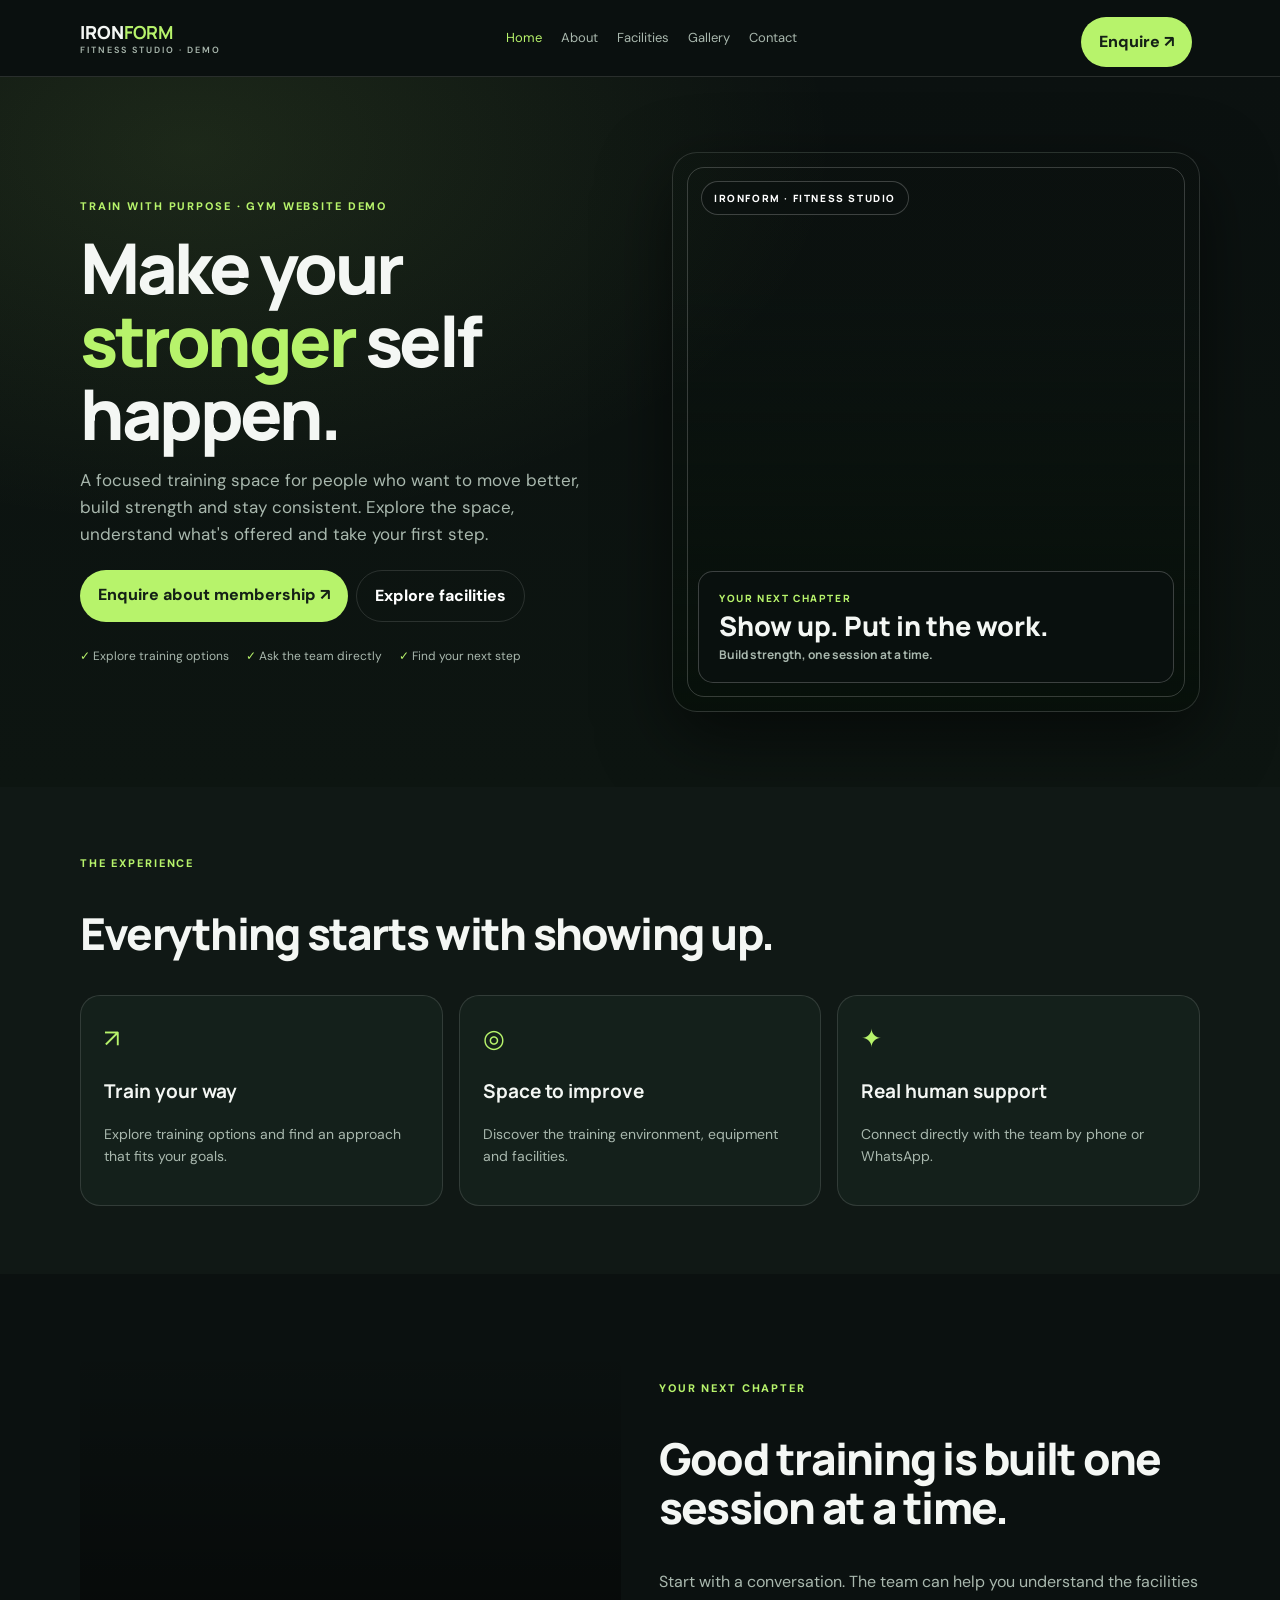
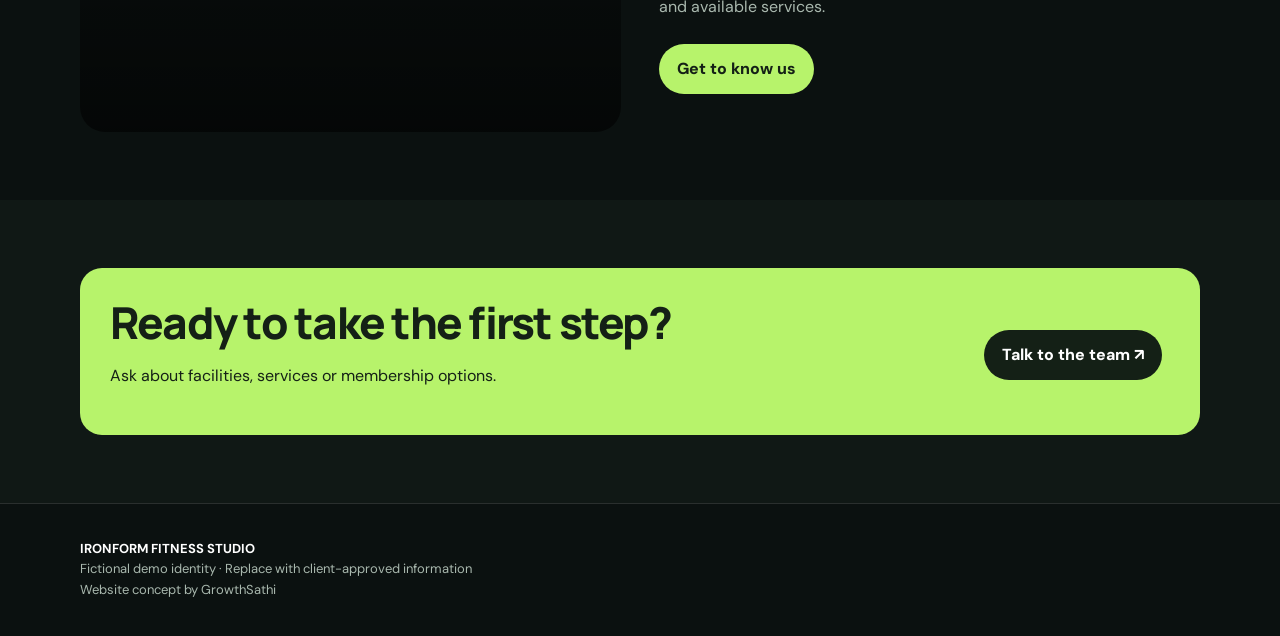
<file: index.html>
<!doctype html><html lang="en"><head><meta charset="utf-8"><meta name="viewport" content="width=device-width,initial-scale=1"><title>Home | Ironform Demo</title><meta name="description" content="Gym website demonstration by GrowthSathi."><link rel="stylesheet" href="assets/styles.css"></head><body>
<a class="skip-link" href="#main-content">Skip to content</a><header class="top"><div class="wrap nav"><a class="brand" href="index.html">IRON<b>FORM</b> <small style="display:block;color:#a9b8ae;font:600 9px DM Sans;letter-spacing:2px">FITNESS STUDIO · DEMO</small></a><button class="menu-toggle" type="button" aria-label="Open navigation" aria-expanded="false" aria-controls="primary-nav"><span></span><span></span><span></span></button><nav id="primary-nav" class="primary-nav" aria-label="Primary navigation"><a href="index.html" aria-current="page">Home</a><a href="about.html">About</a><a href="facilities.html">Facilities</a><a href="gallery.html">Gallery</a><a href="contact.html#enquiry-form">Contact</a></nav><a class="btn" href="contact.html#enquiry-form">Enquire ↗</a></div></header><main id="main-content"><section class="hero"><div class="wrap heroGrid"><div class="hero-copy"><div class="eyebrow">TRAIN WITH PURPOSE · GYM WEBSITE DEMO</div><h1>Make your <span>stronger</span> self happen.</h1><p class="lead">A focused training space for people who want to move better, build strength and stay consistent. Explore the space, understand what's offered and take your first step.</p><div class="hero-actions"><a class="btn" href="contact.html#enquiry-form">Enquire about membership ↗</a><a class="btn ghost" href="facilities.html">Explore facilities</a></div><div class="hero-points"><span>✓ Explore training options</span><span>✓ Ask the team directly</span><span>✓ Find your next step</span></div></div><div class="photo hero-photo" role="img" aria-label="Strength training area in a modern gym"><div class="hero-photo-card"><span>YOUR NEXT CHAPTER</span><strong>Show up. Put in the work.</strong><small>Build strength, one session at a time.</small></div><div class="hero-photo-tag">IRONFORM · FITNESS STUDIO</div></div></div></section><section class="section alt"><div class="wrap"><div class="kicker">THE EXPERIENCE</div><h2>Everything starts with showing up.</h2><div class="grid"><article class="card"><div class="icon">↗</div><h3>Train your way</h3><p>Explore training options and find an approach that fits your goals.</p></article><article class="card"><div class="icon">◎</div><h3>Space to improve</h3><p>Discover the training environment, equipment and facilities.</p></article><article class="card"><div class="icon">✦</div><h3>Real human support</h3><p>Connect directly with the team by phone or WhatsApp.</p></article></div></div></section><section class="section"><div class="wrap split"><div class="photo"></div><div><div class="kicker">YOUR NEXT CHAPTER</div><h2>Good training is built one session at a time.</h2><p class="muted">Start with a conversation. The team can help you understand the facilities and available services.</p><a class="btn" href="about.html">Get to know us</a></div></div></section><section class="section alt"><div class="wrap banner"><div><h2>Ready to take the first step?</h2><p>Ask about facilities, services or membership options.</p></div><a class="btn" href="contact.html#enquiry-form">Talk to the team ↗</a></div></section></main><footer class="footer"><div class="wrap"><strong>IRONFORM FITNESS STUDIO</strong><br>Fictional demo identity · Replace with client-approved information<br>Website concept by GrowthSathi</div></footer><script src="assets/app.js"></script></body></html>
</file>
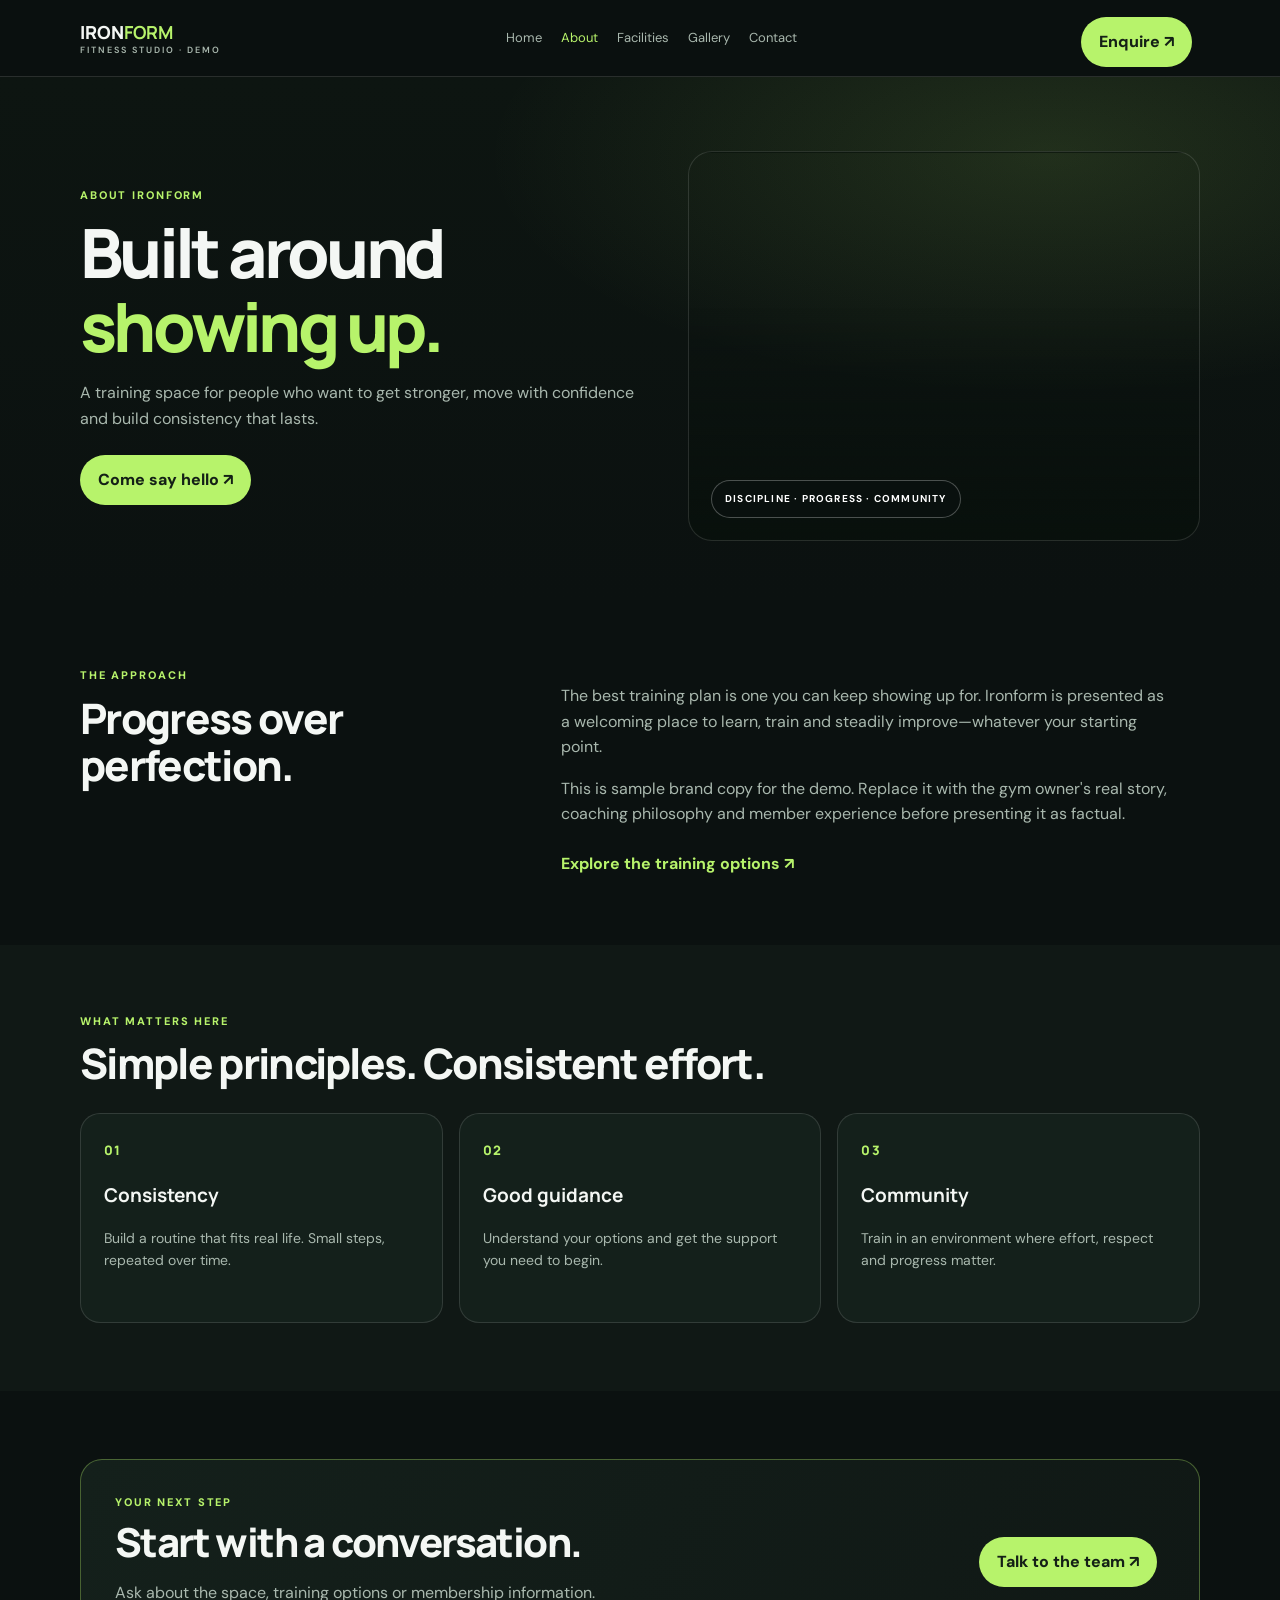
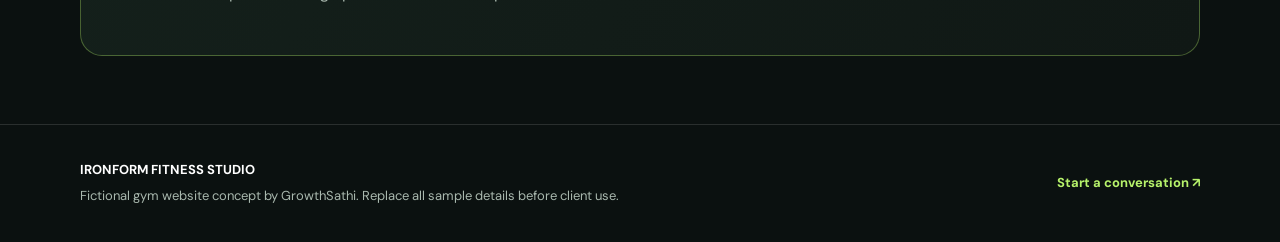
<file: about.html>
<!doctype html>
<html lang="en">
<head>
<meta charset="utf-8"><meta name="viewport" content="width=device-width,initial-scale=1">
<title>About | Ironform Fitness Studio Demo</title><meta name="description" content="Discover the training philosophy and community behind Ironform Fitness Studio.">
<meta name="theme-color" content="#0b1110">
<link rel="preconnect" href="https://fonts.googleapis.com"><link rel="preconnect" href="https://fonts.gstatic.com" crossorigin>
<link rel="stylesheet" href="assets/styles.css">
</head><body><a class="skip-link" href="#main-content">Skip to content</a><header class="top"><div class="wrap nav">
<a class="brand" href="index.html">IRON<b>FORM</b><small class="brand-sub">FITNESS STUDIO · DEMO</small></a>
<button class="menu-toggle" type="button" aria-label="Open navigation" aria-expanded="false" aria-controls="primary-nav"><span></span><span></span><span></span></button>
<nav id="primary-nav" class="primary-nav" aria-label="Primary navigation">
<a href="index.html">Home</a><a href="about.html" aria-current="page">About</a><a href="facilities.html">Facilities</a><a href="gallery.html">Gallery</a><a href="contact.html#enquiry-form">Contact</a>
</nav><a class="btn header-cta" href="contact.html#enquiry-form">Enquire ↗</a></div></header><main id="main-content">
<section class="page page-hero"><div class="wrap page-hero-grid"><div><div class="kicker">ABOUT IRONFORM</div><h1>Built around<br><span>showing up.</span></h1><p class="lead">A training space for people who want to get stronger, move with confidence and build consistency that lasts.</p><a class="btn" href="contact.html#enquiry-form">Come say hello ↗</a></div><div class="page-visual about-visual" role="img" aria-label="Modern gym training space"><span class="visual-label">DISCIPLINE · PROGRESS · COMMUNITY</span></div></div></section>
<section class="section"><div class="wrap story-grid"><div><div class="kicker">THE APPROACH</div><h2>Progress over perfection.</h2></div><div><p class="lead">The best training plan is one you can keep showing up for. Ironform is presented as a welcoming place to learn, train and steadily improve—whatever your starting point.</p><p class="muted">This is sample brand copy for the demo. Replace it with the gym owner's real story, coaching philosophy and member experience before presenting it as factual.</p><a class="text-link" href="facilities.html">Explore the training options ↗</a></div></div></section>
<section class="section alt"><div class="wrap"><div class="section-heading"><div class="kicker">WHAT MATTERS HERE</div><h2>Simple principles. Consistent effort.</h2></div><div class="grid"><article class="card value-card"><span class="card-number">01</span><h3>Consistency</h3><p>Build a routine that fits real life. Small steps, repeated over time.</p></article><article class="card value-card"><span class="card-number">02</span><h3>Good guidance</h3><p>Understand your options and get the support you need to begin.</p></article><article class="card value-card"><span class="card-number">03</span><h3>Community</h3><p>Train in an environment where effort, respect and progress matter.</p></article></div></div></section>
<section class="section"><div class="wrap cta-panel"><div><div class="kicker">YOUR NEXT STEP</div><h2>Start with a conversation.</h2><p class="muted">Ask about the space, training options or membership information.</p></div><a class="btn" href="contact.html#enquiry-form">Talk to the team ↗</a></div></section></main><footer class="footer"><div class="wrap footer-inner"><div><strong>IRONFORM FITNESS STUDIO</strong><p>Fictional gym website concept by GrowthSathi. Replace all sample details before client use.</p></div><a href="contact.html#enquiry-form">Start a conversation ↗</a></div></footer><script src="assets/app.js"></script></body></html>
</file>
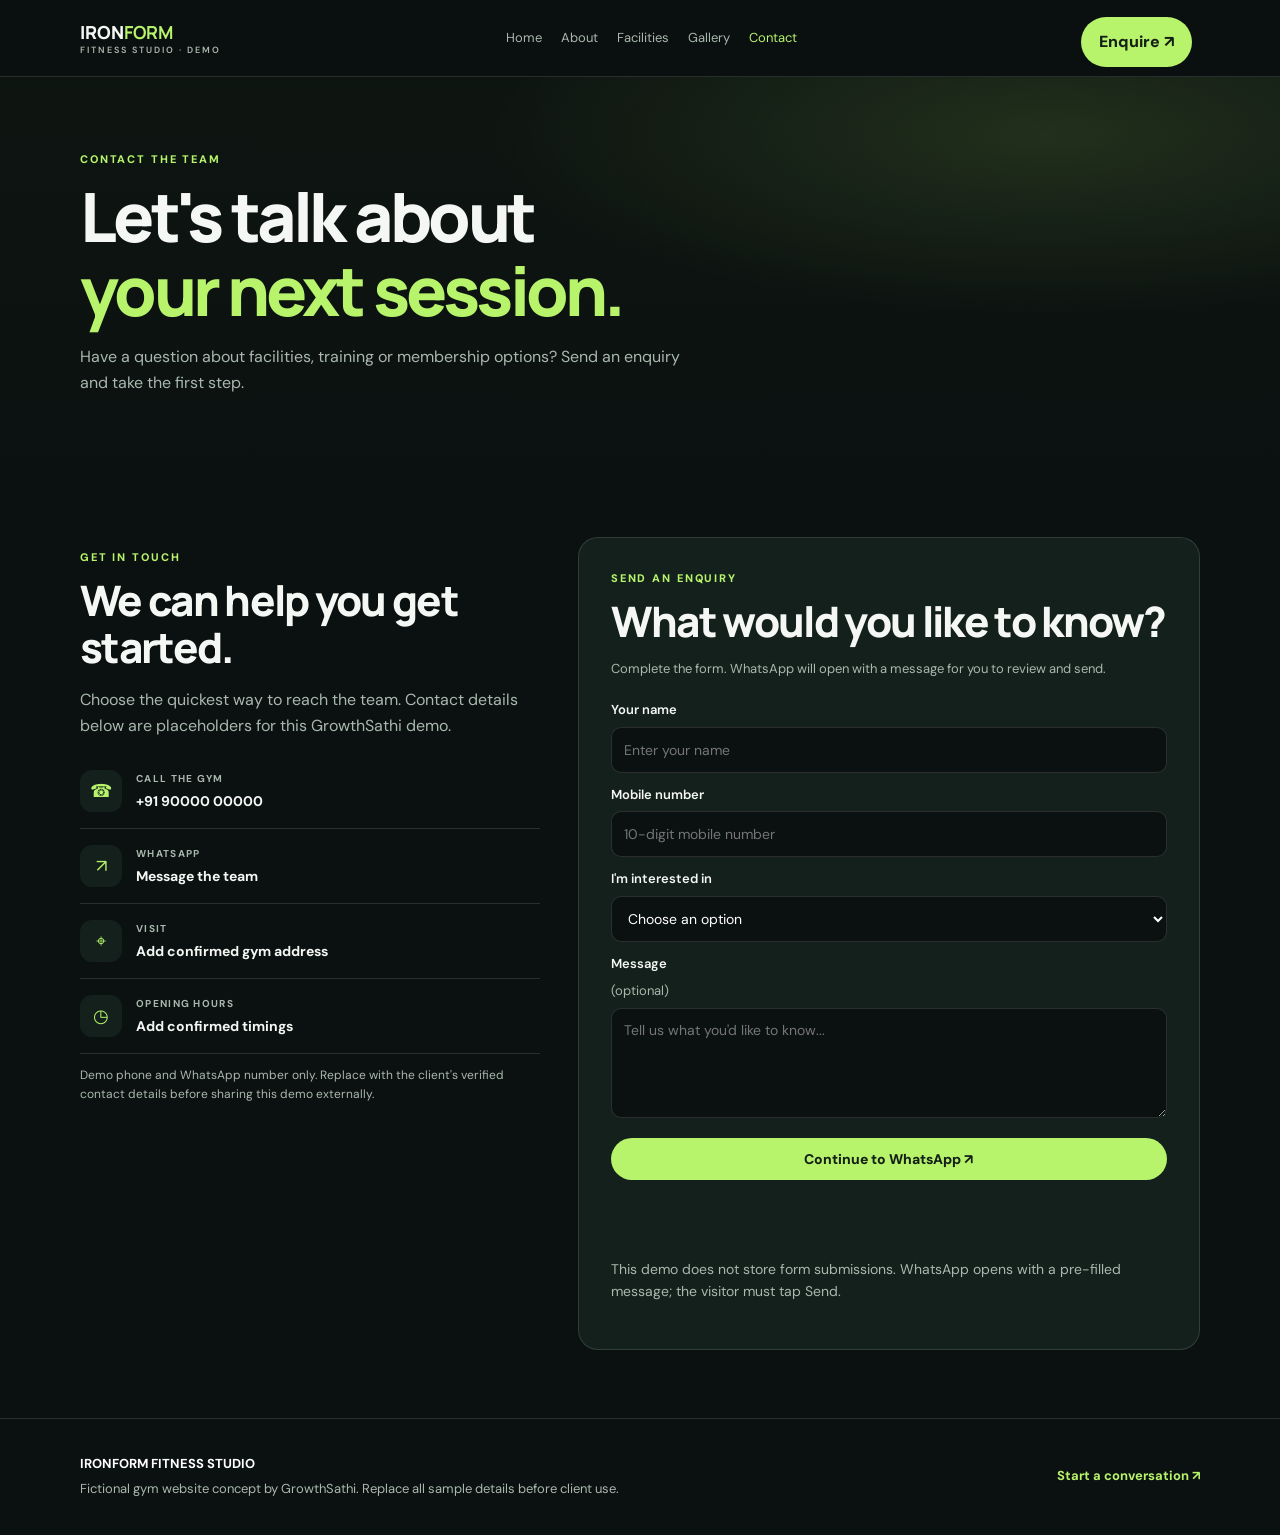
<file: contact.html>
<!doctype html>
<html lang="en">
<head>
<meta charset="utf-8"><meta name="viewport" content="width=device-width,initial-scale=1">
<title>Contact | Ironform Fitness Studio Demo</title><meta name="description" content="Contact the Ironform Fitness Studio demo to ask about training, facilities and membership options.">
<meta name="theme-color" content="#0b1110">
<link rel="preconnect" href="https://fonts.googleapis.com"><link rel="preconnect" href="https://fonts.gstatic.com" crossorigin>
<link rel="stylesheet" href="assets/styles.css">
</head><body><a class="skip-link" href="#main-content">Skip to content</a><header class="top"><div class="wrap nav">
<a class="brand" href="index.html">IRON<b>FORM</b><small class="brand-sub">FITNESS STUDIO · DEMO</small></a>
<button class="menu-toggle" type="button" aria-label="Open navigation" aria-expanded="false" aria-controls="primary-nav"><span></span><span></span><span></span></button>
<nav id="primary-nav" class="primary-nav" aria-label="Primary navigation">
<a href="index.html">Home</a><a href="about.html">About</a><a href="facilities.html">Facilities</a><a href="gallery.html">Gallery</a><a href="contact.html#enquiry-form" aria-current="page">Contact</a>
</nav><a class="btn header-cta" href="contact.html#enquiry-form">Enquire ↗</a></div></header><main id="main-content">
<section class="page page-hero"><div class="wrap"><div class="kicker">CONTACT THE TEAM</div><h1>Let's talk about<br><span>your next session.</span></h1><p class="lead">Have a question about facilities, training or membership options? Send an enquiry and take the first step.</p></div></section>
<section class="section"><div class="wrap contact-layout"><div class="contact-info"><div class="kicker">GET IN TOUCH</div><h2>We can help you get started.</h2><p class="muted">Choose the quickest way to reach the team. Contact details below are placeholders for this GrowthSathi demo.</p><a class="contact-method" href="tel:+919000000000"><span class="contact-symbol">☎</span><span><small>CALL THE GYM</small><strong>+91 90000 00000</strong></span></a><a class="contact-method" href="https://wa.me/919000000000?text=Hello%2C%20I%20would%20like%20to%20enquire%20about%20the%20gym." target="_blank" rel="noopener noreferrer"><span class="contact-symbol">↗</span><span><small>WHATSAPP</small><strong>Message the team</strong></span></a><div class="contact-method"><span class="contact-symbol">⌖</span><span><small>VISIT</small><strong>Add confirmed gym address</strong></span></div><div class="contact-method"><span class="contact-symbol">◷</span><span><small>OPENING HOURS</small><strong>Add confirmed timings</strong></span></div><p class="note">Demo phone and WhatsApp number only. Replace with the client's verified contact details before sharing this demo externally.</p></div>
<div class="card contact-form-card" id="enquiry-form"><div class="kicker">SEND AN ENQUIRY</div><h2>What would you like to know?</h2><p class="muted">Complete the form. WhatsApp will open with a message for you to review and send.</p>
<form class="form" id="enquiry" novalidate>
<label for="name">Your name<input id="name" name="name" type="text" autocomplete="name" minlength="2" maxlength="80" placeholder="Enter your name" required></label>
<label for="phone">Mobile number<input id="phone" name="phone" type="tel" inputmode="tel" autocomplete="tel" placeholder="10-digit mobile number" maxlength="16" required></label>
<label for="interest">I'm interested in<select id="interest" name="interest" required><option value="">Choose an option</option><option value="Membership information">Membership information</option><option value="Class timetable">Class timetable</option><option value="Personal training">Personal training</option><option value="Facilities and services">Facilities and services</option><option value="Other enquiry">Something else</option></select></label>
<label for="message">Message <span class="optional">(optional)</span><textarea id="message" name="message" maxlength="500" placeholder="Tell us what you'd like to know..."></textarea></label>
<button class="btn form-submit" type="submit">Continue to WhatsApp ↗</button><p class="status" id="status" role="status" aria-live="polite"></p><a class="note" id="whatsapp-fallback" href="#" target="_blank" rel="noopener noreferrer" hidden>Open WhatsApp manually ↗</a>
</form><p class="note form-disclaimer">This demo does not store form submissions. WhatsApp opens with a pre-filled message; the visitor must tap Send.</p></div></div></section></main><footer class="footer"><div class="wrap footer-inner"><div><strong>IRONFORM FITNESS STUDIO</strong><p>Fictional gym website concept by GrowthSathi. Replace all sample details before client use.</p></div><a href="contact.html#enquiry-form">Start a conversation ↗</a></div></footer><script src="assets/app.js"></script></body></html>
</file>
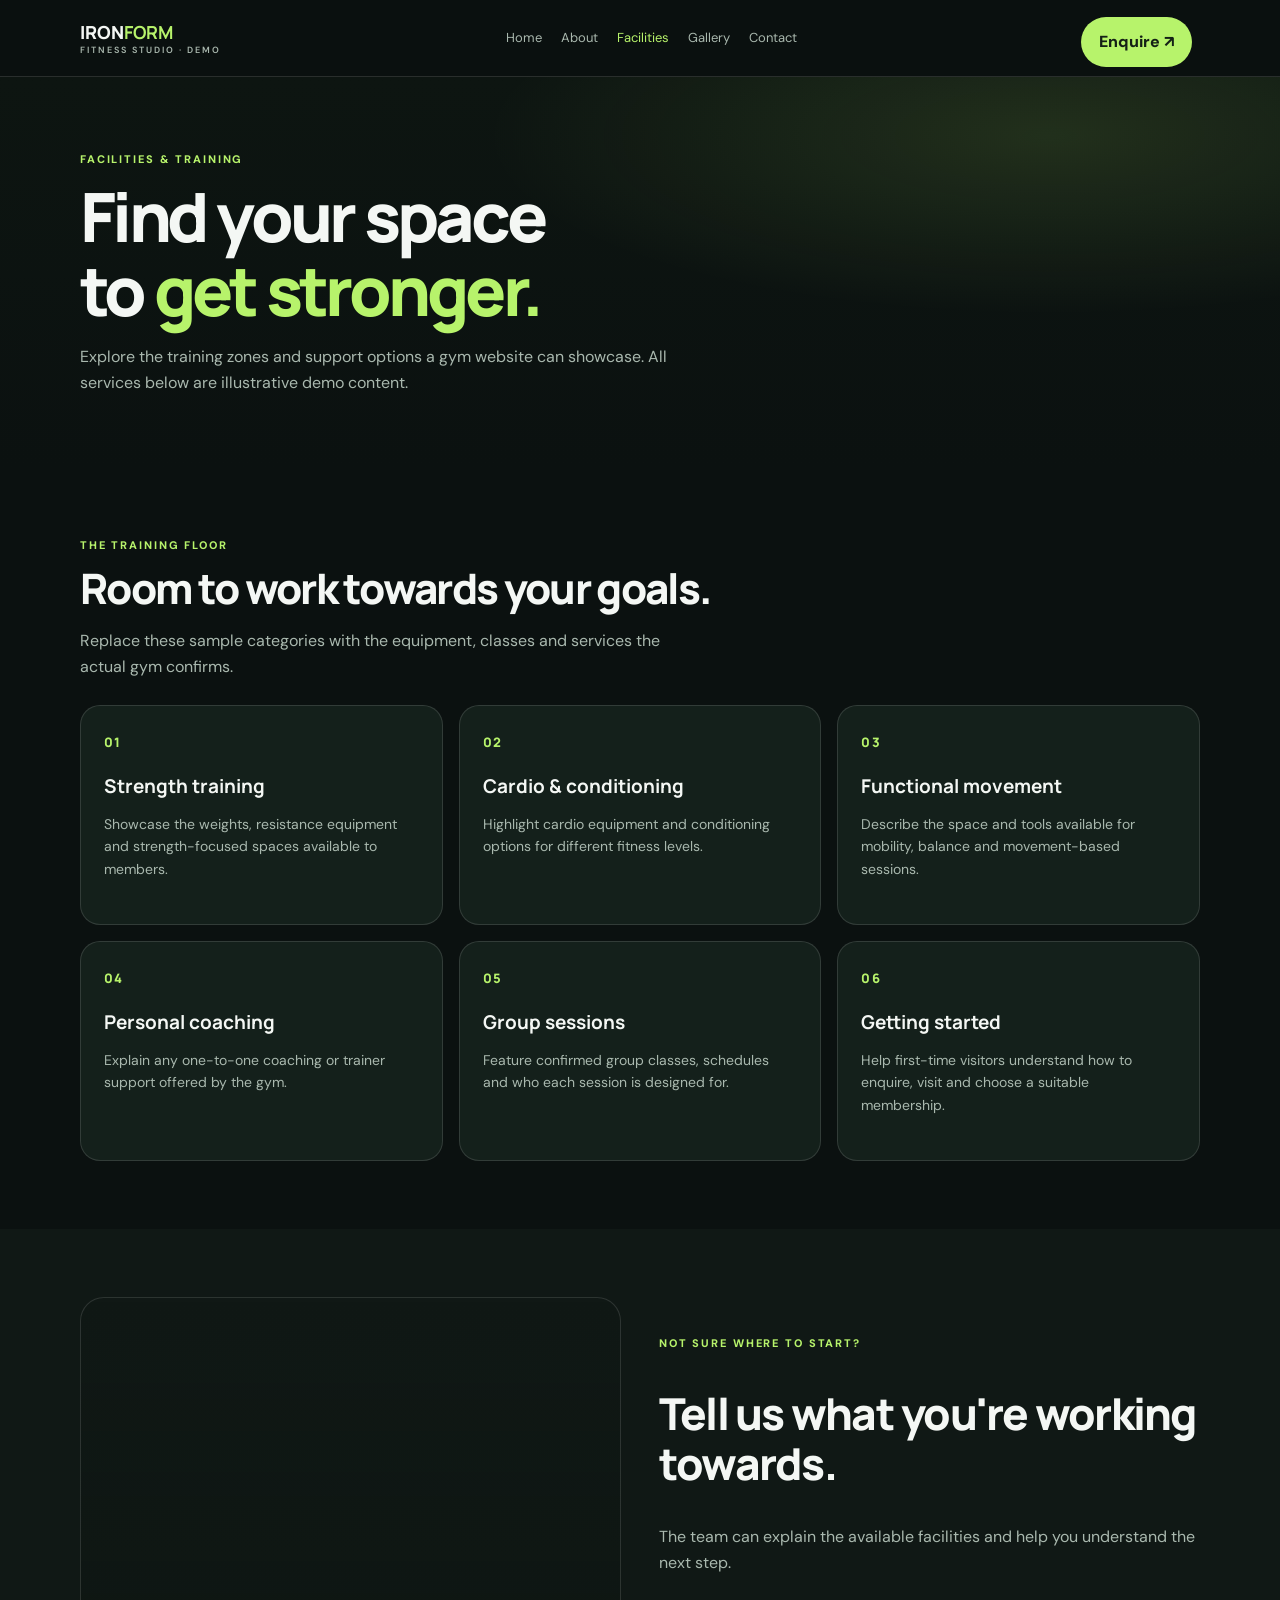
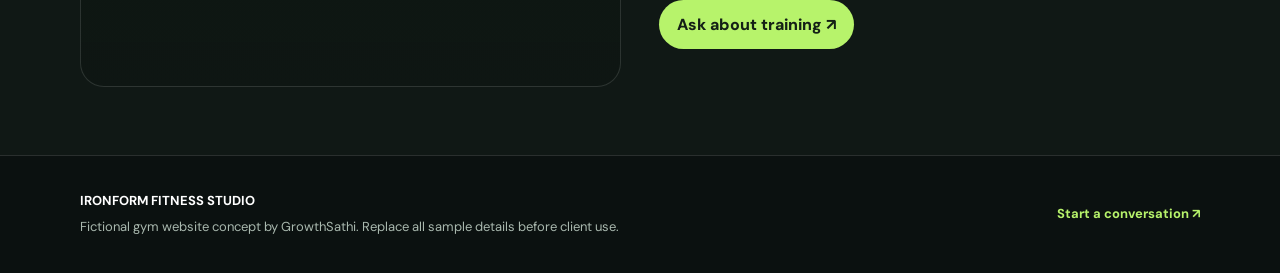
<file: facilities.html>
<!doctype html>
<html lang="en">
<head>
<meta charset="utf-8"><meta name="viewport" content="width=device-width,initial-scale=1">
<title>Facilities & Training | Ironform Fitness Studio Demo</title><meta name="description" content="Explore illustrative gym training zones and services in the Ironform website demonstration.">
<meta name="theme-color" content="#0b1110">
<link rel="preconnect" href="https://fonts.googleapis.com"><link rel="preconnect" href="https://fonts.gstatic.com" crossorigin>
<link rel="stylesheet" href="assets/styles.css">
</head><body><a class="skip-link" href="#main-content">Skip to content</a><header class="top"><div class="wrap nav">
<a class="brand" href="index.html">IRON<b>FORM</b><small class="brand-sub">FITNESS STUDIO · DEMO</small></a>
<button class="menu-toggle" type="button" aria-label="Open navigation" aria-expanded="false" aria-controls="primary-nav"><span></span><span></span><span></span></button>
<nav id="primary-nav" class="primary-nav" aria-label="Primary navigation">
<a href="index.html">Home</a><a href="about.html">About</a><a href="facilities.html" aria-current="page">Facilities</a><a href="gallery.html">Gallery</a><a href="contact.html#enquiry-form">Contact</a>
</nav><a class="btn header-cta" href="contact.html#enquiry-form">Enquire ↗</a></div></header><main id="main-content">
<section class="page page-hero"><div class="wrap"><div class="kicker">FACILITIES & TRAINING</div><h1>Find your space<br>to <span>get stronger.</span></h1><p class="lead">Explore the training zones and support options a gym website can showcase. All services below are illustrative demo content.</p></div></section>
<section class="section"><div class="wrap"><div class="section-heading"><div class="kicker">THE TRAINING FLOOR</div><h2>Room to work towards your goals.</h2><p class="muted">Replace these sample categories with the equipment, classes and services the actual gym confirms.</p></div><div class="grid facilities-grid">
<article class="card facility-card"><span class="facility-icon">01</span><h3>Strength training</h3><p>Showcase the weights, resistance equipment and strength-focused spaces available to members.</p></article>
<article class="card facility-card"><span class="facility-icon">02</span><h3>Cardio & conditioning</h3><p>Highlight cardio equipment and conditioning options for different fitness levels.</p></article>
<article class="card facility-card"><span class="facility-icon">03</span><h3>Functional movement</h3><p>Describe the space and tools available for mobility, balance and movement-based sessions.</p></article>
<article class="card facility-card"><span class="facility-icon">04</span><h3>Personal coaching</h3><p>Explain any one-to-one coaching or trainer support offered by the gym.</p></article>
<article class="card facility-card"><span class="facility-icon">05</span><h3>Group sessions</h3><p>Feature confirmed group classes, schedules and who each session is designed for.</p></article>
<article class="card facility-card"><span class="facility-icon">06</span><h3>Getting started</h3><p>Help first-time visitors understand how to enquire, visit and choose a suitable membership.</p></article>
</div></div></section>
<section class="section alt"><div class="wrap split"><div class="facility-photo" role="img" aria-label="Gym equipment and training area"></div><div><div class="kicker">NOT SURE WHERE TO START?</div><h2>Tell us what you're working towards.</h2><p class="muted">The team can explain the available facilities and help you understand the next step.</p><a class="btn" href="contact.html#enquiry-form">Ask about training ↗</a></div></div></section></main><footer class="footer"><div class="wrap footer-inner"><div><strong>IRONFORM FITNESS STUDIO</strong><p>Fictional gym website concept by GrowthSathi. Replace all sample details before client use.</p></div><a href="contact.html#enquiry-form">Start a conversation ↗</a></div></footer><script src="assets/app.js"></script></body></html>
</file>
<file: assets/styles.css>
@import url('https://fonts.googleapis.com/css2?family=DM+Sans:wght@400;500;600;700&family=Manrope:wght@500;600;700;800&display=swap');
:root{--bg:#0b1110;--panel:#14201b;--text:#f4f7f4;--muted:#a9b8ae;--line:#ffffff20;--accent:#b7f36b;--ink:#142016}*{box-sizing:border-box}body{margin:0;background:var(--bg);color:var(--text);font:16px/1.6 'DM Sans',sans-serif}a{color:inherit;text-decoration:none}.wrap{width:min(1120px,calc(100% - 36px));margin:auto}.top{position:sticky;top:0;background:#0b1110ee;backdrop-filter:blur(12px);border-bottom:1px solid var(--line);z-index:5}.nav{height:76px;display:flex;align-items:center;justify-content:space-between}.brand{font:800 18px Manrope}.brand b{color:var(--accent)}nav{display:flex;gap:19px;font-size:13px;color:var(--muted)}nav a:hover{color:var(--accent)}.btn{display:inline-block;background:var(--accent);color:var(--ink);font-weight:800;padding:12px 18px;border-radius:30px;margin:8px 8px 0 0}.btn.ghost{background:transparent;border:1px solid var(--line);color:white}.hero{padding:75px 0}.heroGrid,.split{display:grid;grid-template-columns:1fr 1fr;gap:38px;align-items:center}.eyebrow,.kicker{color:var(--accent);font-size:11px;letter-spacing:.17em;font-weight:800;text-transform:uppercase}.hero h1{font:800 clamp(42px,6vw,70px)/1.04 Manrope;letter-spacing:-.05em;margin:16px 0}.hero h1 span,h1 span{color:var(--accent)}.lead,.muted{color:var(--muted);max-width:610px}.photo{height:390px;border-radius:25px;background:linear-gradient(0deg,#0009,transparent),url('https://images.unsplash.com/photo-1534438327276-14e5300c3a48?auto=format&fit=crop&w=1200&q=85') center/cover;display:flex;align-items:end;padding:25px;font:700 24px Manrope}.section{padding:68px 0}.alt{background:#101815}.section h2{font:800 clamp(30px,4vw,44px)/1.12 Manrope;letter-spacing:-.04em}.grid{display:grid;grid-template-columns:repeat(3,1fr);gap:16px}.card{background:var(--panel);border:1px solid var(--line);border-radius:20px;padding:23px}.card h3{font:700 19px Manrope}.card p{color:var(--muted);font-size:14px}.icon{color:var(--accent);font-size:25px}.banner{padding:30px;border-radius:22px;background:var(--accent);color:#142016;display:flex;align-items:center;justify-content:space-between;gap:15px}.banner h2{margin:0}.banner .btn{background:#142016;color:white}.page{padding:60px 0 25px;background:radial-gradient(circle at 80% 0,#b7f36b18,transparent 35%)}.page h1{font:800 clamp(38px,5vw,58px)/1.1 Manrope;margin:10px 0}.footer{border-top:1px solid var(--line);padding:35px 0;color:var(--muted);font-size:13px}.footer strong{color:white}.form{display:grid;gap:12px}.form label{display:grid;gap:6px;color:var(--muted);font-size:13px}.form input,.form select,.form textarea{padding:12px;border:1px solid var(--line);background:#0b1110;color:white;border-radius:10px}.form textarea{min-height:90px}.note{color:var(--muted);font-size:12px}.status{color:var(--accent);font-size:13px;min-height:20px}.gallery{display:grid;grid-template-columns:repeat(3,1fr);gap:14px}.gallery img{width:100%;height:220px;object-fit:cover;border-radius:16px}.trainer{height:180px;background-size:cover;background-position:center;border-radius:14px}.table{width:100%;border-collapse:collapse}.table td,.table th{padding:13px;border-bottom:1px solid var(--line);text-align:left}.table th{color:var(--accent)}@media(max-width:760px){.heroGrid,.split{grid-template-columns:1fr}.grid,.gallery{grid-template-columns:1fr 1fr}nav{gap:9px;flex-wrap:wrap;font-size:11px}.nav{height:auto;min-height:76px;padding:12px 0}.photo{height:300px}}@media(max-width:520px){.grid,.gallery{grid-template-columns:1fr}.hero{padding:50px 0}.hero h1{font-size:43px}.banner{display:block}.section{padding:52px 0}}

/* Responsive mobile navigation */
.menu-toggle {
  display: none;
  width: 44px;
  height: 44px;
  padding: 10px;
  border: 1px solid var(--line);
  border-radius: 12px;
  background: var(--panel);
  cursor: pointer;
  align-items: center;
  justify-content: center;
  flex-direction: column;
  gap: 5px;
}

.menu-toggle span {
  display: block;
  width: 20px;
  height: 2px;
  background: var(--text);
  border-radius: 2px;
  transition: transform 0.2s ease, opacity 0.2s ease;
}

.menu-toggle:focus-visible,
.primary-nav a:focus-visible {
  outline: 2px solid var(--accent);
  outline-offset: 4px;
}

@media (max-width: 760px) {
  .nav {
    position: relative;
    flex-wrap: wrap;
    height: auto;
    min-height: 76px;
    padding: 12px 0;
  }

  .menu-toggle {
    display: inline-flex;
  }

  .nav > .btn {
    display: none;
  }

  .nav .primary-nav {
    display: none;
    flex-basis: 100%;
    width: 100%;
    flex-direction: column;
    gap: 0;
    padding: 10px 0 4px;
    font-size: 14px;
  }

  .nav.nav-open .primary-nav {
    display: flex;
  }

  .nav .primary-nav a {
    padding: 12px 8px;
    border-top: 1px solid var(--line);
  }

  .nav.nav-open .menu-toggle span:first-child {
    transform: translateY(7px) rotate(45deg);
  }

  .nav.nav-open .menu-toggle span:nth-child(2) {
    opacity: 0;
  }

  .nav.nav-open .menu-toggle span:last-child {
    transform: translateY(-7px) rotate(-45deg);
  }
}

@media (prefers-reduced-motion: reduce) {
  .menu-toggle span {
    transition: none;
  }
}


/* Accessibility and conversion refinements */
.skip-link {
  position: absolute;
  top: 8px;
  left: 8px;
  z-index: 20;
  padding: 10px 14px;
  border-radius: 8px;
  background: var(--accent);
  color: var(--ink);
  font-weight: 700;
  transform: translateY(-160%);
}

.skip-link:focus {
  transform: translateY(0);
}

.primary-nav a[aria-current="page"] {
  color: var(--accent);
}


/* Homepage hero refinement */
.hero {
  position: relative;
  overflow: hidden;
  background:
    radial-gradient(ellipse at 15% 10%, rgba(183,243,107,.10), transparent 42%),
    linear-gradient(180deg, #0b1110 0%, #0d1511 100%);
}

.heroGrid {
  gap: clamp(28px, 5vw, 64px);
}

.hero-copy {
  position: relative;
  z-index: 1;
}

.hero-copy .lead {
  max-width: 540px;
  font-size: 17px;
}

.hero-actions {
  display: flex;
  flex-wrap: wrap;
  gap: 8px;
  margin-top: 22px;
}

.hero-actions .btn {
  margin: 0;
}

.hero-points {
  display: flex;
  flex-wrap: wrap;
  gap: 9px 17px;
  margin-top: 25px;
  color: var(--muted);
  font-size: 12px;
}

.hero-points span::first-letter {
  color: var(--accent);
}

.hero-photo {
  position: relative;
  min-height: 480px;
  height: min(56vw, 560px);
  border: 1px solid #ffffff24;
  box-shadow: 0 24px 70px #0008;
  isolation: isolate;
  background-image:
    linear-gradient(180deg, #07100a12 25%, #07100aeb 100%),
    url('https://images.unsplash.com/photo-1534438327276-14e5300c3a48?auto=format&fit=crop&w=1400&q=90');
  background-position: center;
}

.hero-photo::before {
  content: "";
  position: absolute;
  inset: 14px;
  border: 1px solid #ffffff30;
  border-radius: 17px;
  pointer-events: none;
}

.hero-photo-card {
  position: absolute;
  left: 25px;
  right: 25px;
  bottom: 28px;
  display: grid;
  gap: 5px;
  padding: 19px 20px;
  border: 1px solid #ffffff35;
  border-radius: 15px;
  background: #0b1110c9;
  backdrop-filter: blur(12px);
}

.hero-photo-card span,
.hero-photo-tag {
  color: var(--accent);
  font-size: 10px;
  font-weight: 800;
  letter-spacing: .16em;
}

.hero-photo-card strong {
  font: 800 clamp(20px, 2.4vw, 27px)/1.15 Manrope;
}

.hero-photo-card small {
  color: var(--muted);
  font-size: 12px;
}

.hero-photo-tag {
  position: absolute;
  top: 28px;
  left: 28px;
  padding: 9px 12px;
  border: 1px solid #ffffff35;
  border-radius: 30px;
  background: #0b1110a8;
  color: white;
}

@media (max-width: 760px) {
  .hero {
    padding: 54px 0 58px;
  }

  .hero-copy .lead {
    font-size: 15px;
  }

  .hero-actions {
    display: grid;
    grid-template-columns: 1fr;
  }

  .hero-actions .btn {
    text-align: center;
  }

  .hero-photo {
    min-height: 360px;
    height: 78vw;
    max-height: 460px;
  }

  .hero-points {
    display: grid;
    gap: 7px;
  }
}

@media (max-width: 420px) {
  .hero-photo-card {
    left: 20px;
    right: 20px;
    bottom: 23px;
    padding: 15px;
  }

  .hero-photo-tag {
    top: 23px;
    left: 23px;
    font-size: 9px;
  }
}


/* Shared inner-page layout */
.brand-sub {
  display: block;
  color: var(--muted);
  font: 600 9px 'DM Sans', sans-serif;
  letter-spacing: 2px;
}

.header-cta { white-space: nowrap; }

.page-hero {
  padding: 74px 0 58px;
  background:
    radial-gradient(ellipse at 82% 15%, rgba(183,243,107,.12), transparent 38%),
    linear-gradient(180deg, #0d1511, var(--bg));
}

.page-hero h1 {
  font-size: clamp(42px, 6vw, 68px);
  letter-spacing: -.055em;
}

.page-hero-grid {
  display: grid;
  grid-template-columns: 1.05fr .95fr;
  gap: 42px;
  align-items: center;
}

.page-visual, .facility-photo {
  min-height: 390px;
  border: 1px solid var(--line);
  border-radius: 24px;
  background-position: center;
  background-size: cover;
  position: relative;
  overflow: hidden;
}

.about-visual {
  background-image: linear-gradient(0deg,#07100a9c,transparent 60%),url('https://images.unsplash.com/photo-1534438327276-14e5300c3a48?auto=format&fit=crop&w=1200&q=85');
}

.visual-label {
  position: absolute;
  left: 22px;
  bottom: 22px;
  padding: 10px 13px;
  border: 1px solid #ffffff45;
  border-radius: 30px;
  background: #0b1110b8;
  color: white;
  font-size: 10px;
  letter-spacing: .12em;
  font-weight: 700;
}

.story-grid {
  display: grid;
  grid-template-columns: .8fr 1.2fr;
  gap: 55px;
  align-items: start;
}

.section-heading { margin-bottom: 26px; }
.section-heading h2, .story-grid h2, .contact-info h2, .contact-form-card h2 {
  font: 800 clamp(29px,4vw,42px)/1.12 Manrope;
  letter-spacing: -.04em;
  margin: 10px 0 14px;
}

.value-card { min-height: 210px; }
.card-number, .facility-icon {
  display: inline-flex;
  color: var(--accent);
  font: 800 13px Manrope;
  letter-spacing: .1em;
}

.text-link { display: inline-block; margin-top: 8px; color: var(--accent); font-weight: 700; }
.cta-panel {
  display: flex;
  align-items: center;
  justify-content: space-between;
  gap: 24px;
  padding: 34px;
  border: 1px solid #b7f36b55;
  border-radius: 22px;
  background: linear-gradient(120deg,#14201b,#101815);
}
.cta-panel h2 { margin: 8px 0; font: 800 clamp(28px,4vw,40px)/1.1 Manrope; }
.cta-panel .btn { flex-shrink: 0; }

.facilities-grid { grid-template-columns: repeat(3,minmax(0,1fr)); }
.facility-card { min-height: 220px; }
.facility-card h3 { margin: 18px 0 8px; }
.facility-photo {
  background-image: linear-gradient(0deg,#07100a30,transparent),url('https://images.unsplash.com/photo-1583454110551-21f2fa2afe61?auto=format&fit=crop&w=1200&q=85');
}

.gallery-intro {
  display: flex;
  align-items: end;
  justify-content: space-between;
  gap: 30px;
  margin-bottom: 25px;
}
.gallery-intro h2 { margin: 8px 0 0; font: 800 36px/1.1 Manrope; }
.gallery-intro .muted { max-width: 420px; margin: 0; font-size: 13px; }
.gallery-premium { grid-template-columns: repeat(3,minmax(0,1fr)); gap: 16px; }
.gallery-premium figure {
  position: relative;
  overflow: hidden;
  min-width: 0;
  margin: 0;
  border-radius: 16px;
  background: var(--panel);
}
.gallery-premium figure:first-child { grid-column: span 2; }
.gallery-premium img {
  display: block;
  width: 100%;
  height: 260px;
  object-fit: cover;
  transition: transform .35s ease;
}
.gallery-premium figure:first-child img { height: 360px; }
.gallery-premium figure:hover img { transform: scale(1.035); }
.gallery-premium figcaption {
  position: absolute;
  left: 0; right: 0; bottom: 0;
  padding: 30px 16px 14px;
  color: white;
  font: 700 14px Manrope;
  background: linear-gradient(transparent,#07100ae8);
}

.contact-layout {
  display: grid;
  grid-template-columns: .85fr 1.15fr;
  gap: 38px;
  align-items: start;
}
.contact-info { padding: 12px 0; }
.contact-method {
  display: flex;
  gap: 14px;
  align-items: center;
  padding: 16px 0;
  border-bottom: 1px solid var(--line);
}
.contact-symbol {
  display: grid;
  place-items: center;
  width: 42px; height: 42px;
  flex: 0 0 42px;
  border-radius: 12px;
  background: var(--panel);
  color: var(--accent);
  font-size: 18px;
}
.contact-method span:last-child { display: grid; gap: 3px; }
.contact-method small { color: var(--muted); font-size: 10px; letter-spacing: .13em; font-weight: 700; }
.contact-method strong { font-size: 14px; }
.contact-form-card { padding: clamp(20px,3vw,32px); }
.contact-form-card .muted { font-size: 13px; }
.form { margin-top: 20px; }
.form label { color: var(--text); font-weight: 600; }
.form input, .form select, .form textarea {
  width: 100%;
  min-height: 46px;
  font: 14px 'DM Sans',sans-serif;
}
.form input:focus, .form select:focus, .form textarea:focus {
  outline: 2px solid var(--accent);
  outline-offset: 2px;
}
.form textarea { min-height: 110px; resize: vertical; }
.optional { color: var(--muted); font-weight: 400; }
.form-submit { width: 100%; border: 0; cursor: pointer; font: 800 14px 'DM Sans',sans-serif; }
.form-disclaimer { margin-top: 18px; }
.footer-inner {
  display: flex;
  justify-content: space-between;
  align-items: center;
  gap: 20px;
}
.footer-inner p { margin: 5px 0 0; max-width: 560px; }
.footer-inner > a { color: var(--accent); font-weight: 700; white-space: nowrap; }

@media (max-width: 760px) {
  .page-hero { padding: 52px 0 38px; }
  .page-hero-grid, .story-grid, .contact-layout { grid-template-columns: 1fr; gap: 26px; }
  .page-visual, .facility-photo { min-height: 300px; }
  .facilities-grid { grid-template-columns: repeat(2,minmax(0,1fr)); }
  .gallery-intro { display: block; }
  .gallery-intro .muted { margin-top: 12px; }
  .cta-panel { align-items: flex-start; flex-direction: column; padding: 25px; }
  .footer-inner { align-items: flex-start; flex-direction: column; }
}

@media (max-width: 520px) {
  .facilities-grid, .gallery-premium { grid-template-columns: 1fr; }
  .gallery-premium figure:first-child { grid-column: auto; }
  .gallery-premium img, .gallery-premium figure:first-child img { height: 250px; }
  .contact-form-card { padding: 20px; }
}
</file>
